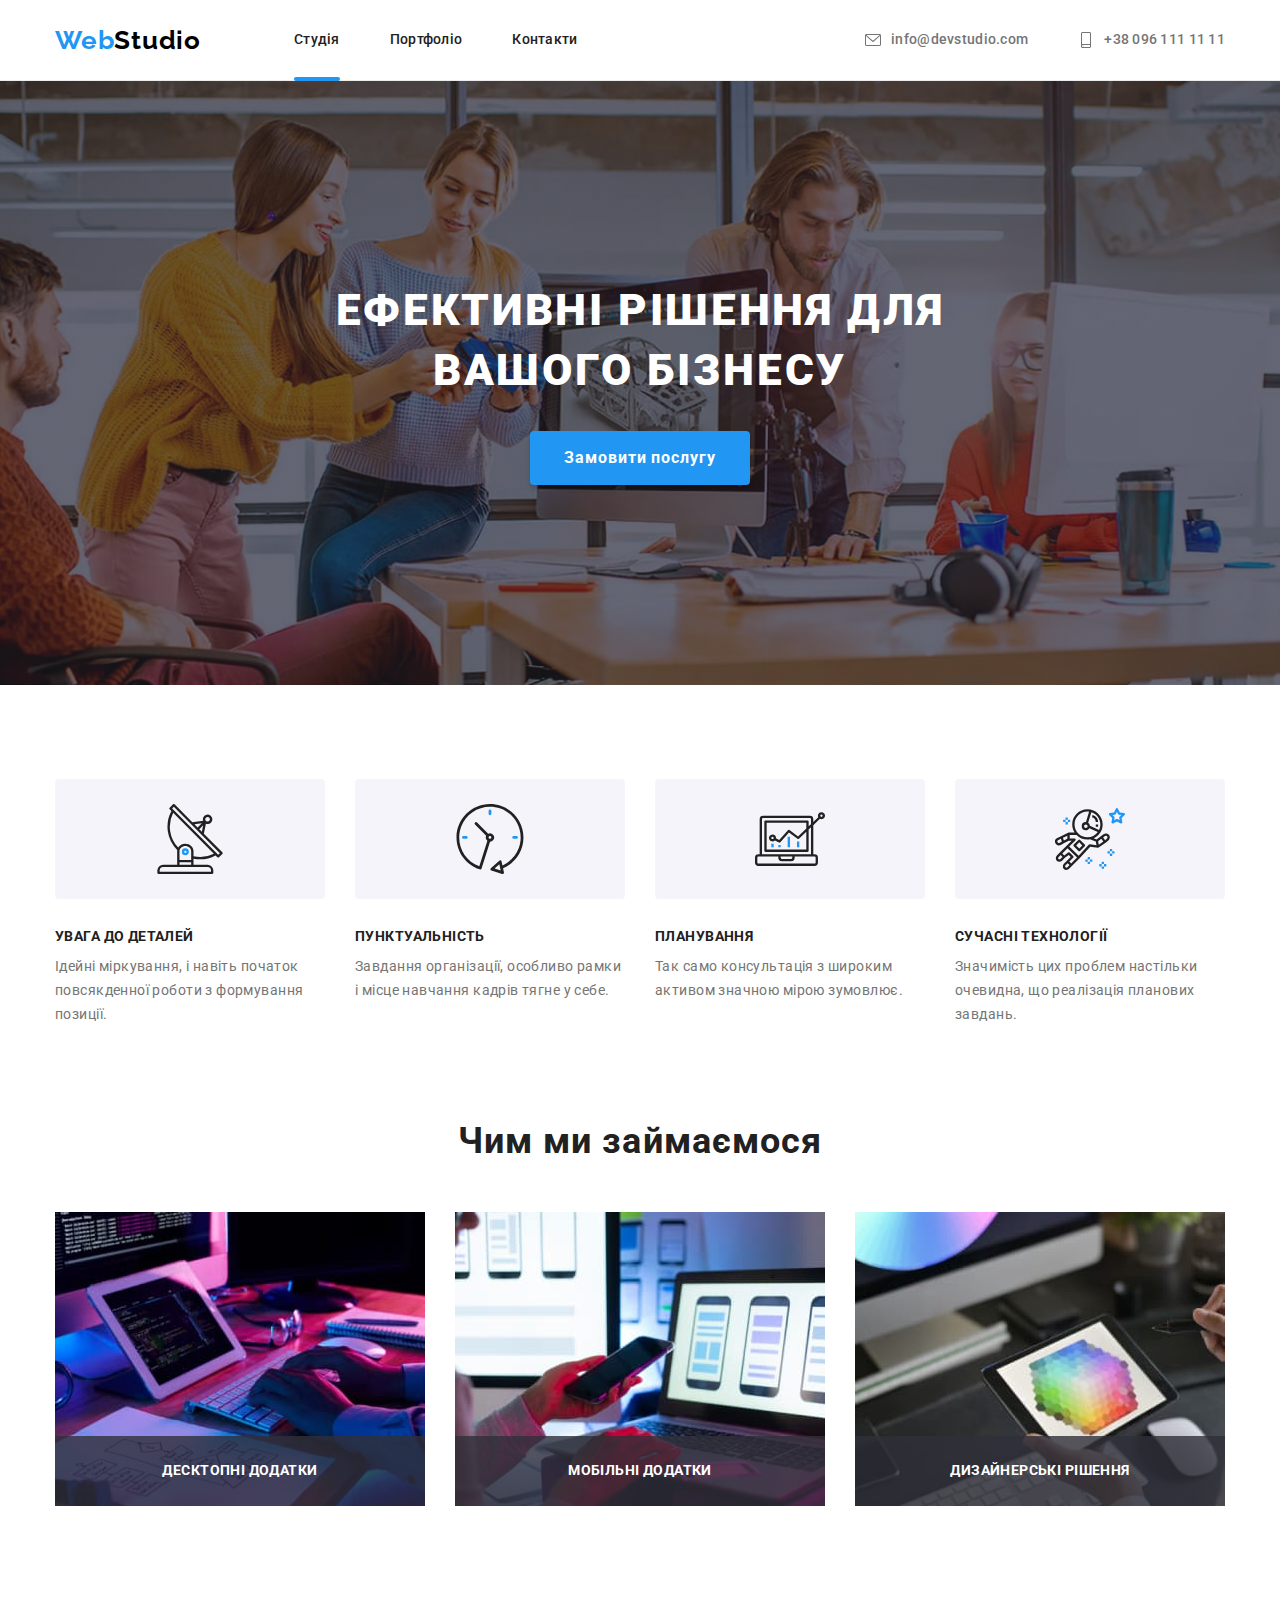
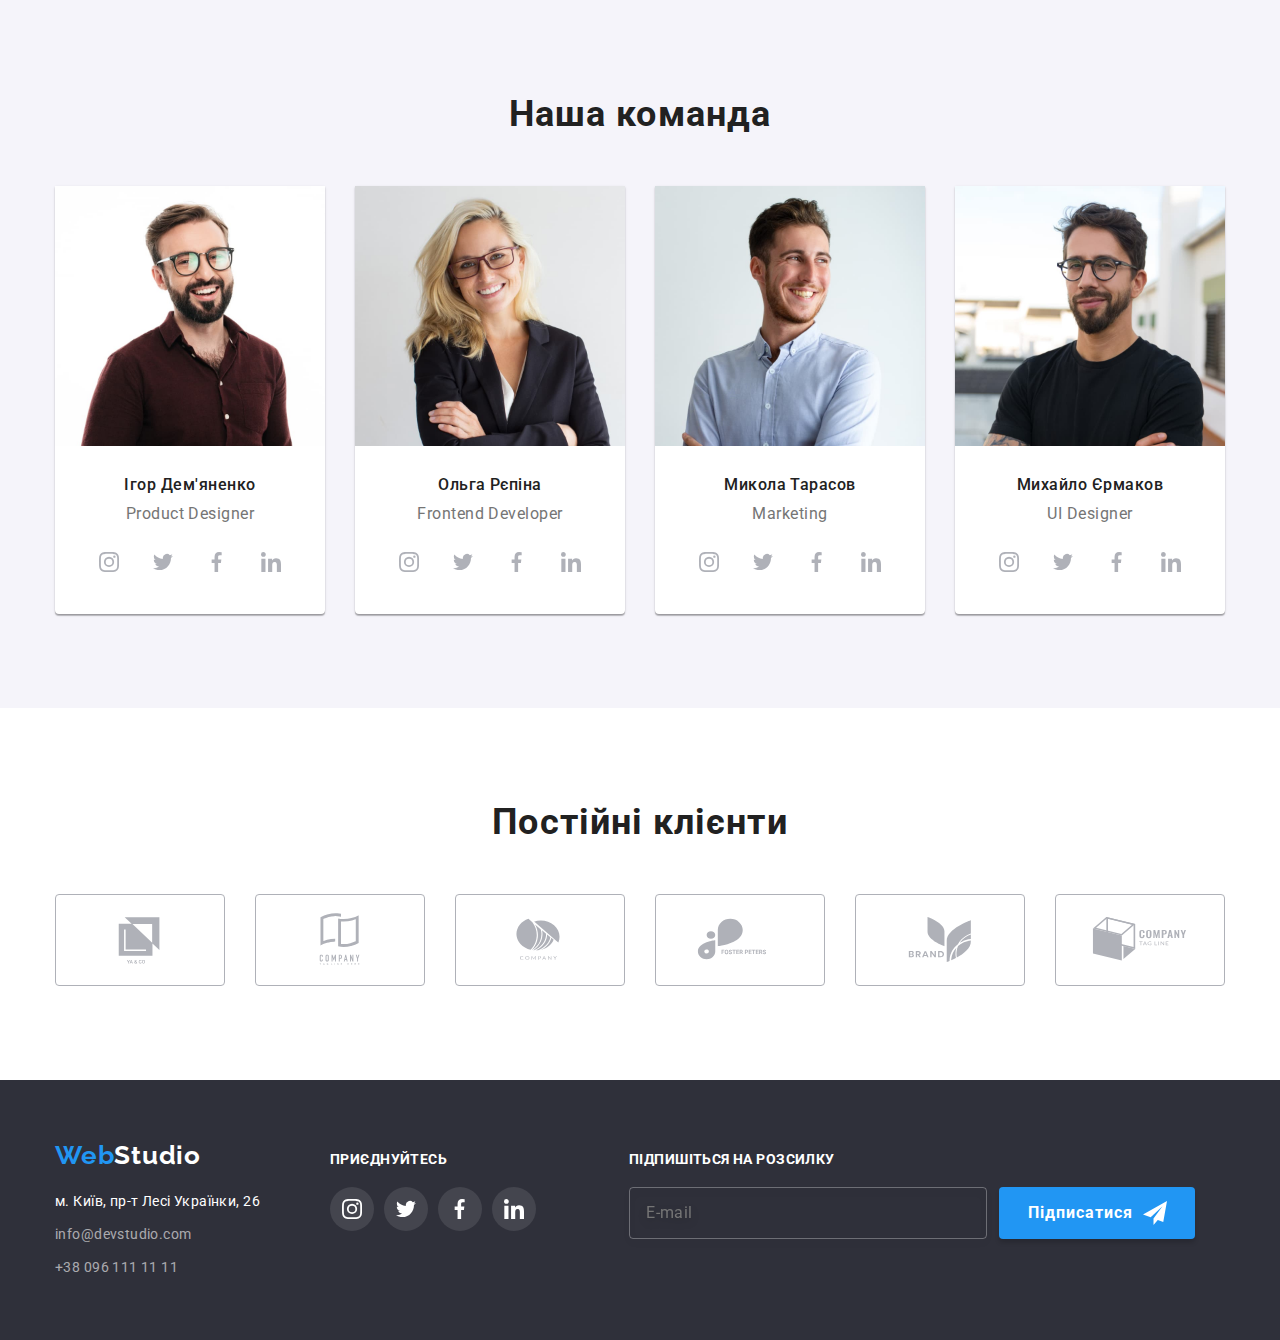
<file: index.html>
<!DOCTYPE html>
<html lang="uk">
  <head>
    <meta charset="UTF-8" />
    <meta http-equiv="X-UA-Compatible" content="IE=edge" />
    <meta name="viewport" content="width=device-width, initial-scale=1.0" />
    <title>WebStudio</title>
    <link rel="preconnect" href="https://fonts.googleapis.com" />
    <link rel="preconnect" href="https://fonts.gstatic.com" crossorigin />
    <link
      href="https://fonts.googleapis.com/css2?family=Raleway:wght@700&family=Roboto:wght@400;500;700;900&display=swap"
      rel="stylesheet"
    />
    <link rel="stylesheet" href="./css/modern-normalize.css" />
    <link rel="stylesheet" href="./css/main.min.css" />
  </head>
  <body>
    <!-- Header -->
    <header class="header">
      <div class="container header__container">
        <!-- Menu -->
        <a class="logo" href="./index.html"
          >Web<span class="logo__dark">Studio</span></a
        >
        <nav class="menu">
          <ul class="menu__list list">
            <li class="menu__item item">
              <a class="header__link current" href="./index.html">Студія</a>
            </li>
            <li class="menu__item">
              <a class="header__link" href="./portfolio.html">Портфоліо</a>
            </li>
            <li class="menu__item">
              <a class="header__link" href="">Контакти</a>
            </li>
          </ul>
        </nav>
        <!-- Contact -->
        <ul class="contact contact__list list">
          <li class="contact__item">
            <a class="contact__link" href="mailto:info@devstudio.com">
              <svg class="contact__icon-mail" width="16" height="12">
                <use href="./images/icons.svg#icon-mail"></use>
              </svg>
              info@devstudio.com</a
            >
          </li>
          <li class="contact__item">
            <a class="contact__link" href="tel:+380961111111">
              <svg class="contact__icon-phone" width="10" height="16">
                <use href="./images/icons.svg#icon-phone"></use>
              </svg>
              +38 096 111 11 11</a
            >
          </li>
        </ul>
      </div>
    </header>
    <main>
      <section class="hero section">
        <div class="container">
          <h1 class="hero__title">Ефективні рішення для вашого бізнесу</h1>
          <button class="hero__button" type="button" data-modal-open>
            Замовити послугу
          </button>
        </div>
      </section>

      <!-- Benefits -->
      <section class="benefits section">
        <div class="container">
          <h2 class="visually-hidden">Переваги</h2>
          <ul class="benefits__list list">
            <li class="benefits__item">
              <div class="benefits__thumb">
                <svg width="70" height="70">
                  <use href="./images/icons.svg#icon-satellite"></use>
                </svg>
              </div>
              <h3 class="benefits__title">увага до деталей</h3>
              <p class="benefits__text">
                Ідейні міркування, і навіть початок повсякденної роботи з
                формування позиції.
              </p>
            </li>
            <li class="benefits__item">
              <div class="benefits__thumb">
                <svg width="70" height="70">
                  <use href="./images/icons.svg#icon-clock"></use>
                </svg>
              </div>
              <h3 class="benefits__title">пунктуальність</h3>
              <p class="benefits__text">
                Завдання організації, особливо рамки і місце навчання кадрів
                тягне у себе.
              </p>
            </li>
            <li class="benefits__item">
              <div class="benefits__thumb">
                <svg width="70" height="70">
                  <use href="./images/icons.svg#icon-diagram"></use>
                </svg>
              </div>
              <h3 class="benefits__title">планування</h3>
              <p class="benefits__text">
                Так само консультація з широким активом значною мірою зумовлює.
              </p>
            </li>
            <li class="benefits__item">
              <div class="benefits__thumb">
                <svg width="70" height="70">
                  <use href="./images/icons.svg#icon-astronaut"></use>
                </svg>
              </div>
              <h3 class="benefits__title">сучасні технології</h3>
              <p class="benefits__text">
                Значимість цих проблем настільки очевидна, що реалізація
                планових завдань.
              </p>
            </li>
          </ul>
        </div>
      </section>

      <section class="work section">
        <div class="container">
          <h2 class="work__title">Чим ми займаємося</h2>
          <ul class="work__list list">
            <li>
              <div class="work__wrap">
                <img
                  src="./images/programming.jpg"
                  alt="програмування"
                  width="370"
                />
                <p class="work__name">Десктопні додатки</p>
              </div>
            </li>
            <li>
              <div class="work__wrap">
                <img
                  src="./images/application.jpg"
                  alt="аплікація"
                  width="370"
                />
                <p class="work__name">Мобільні додатки</p>
              </div>
            </li>
            <li>
              <div class="work__wrap">
                <img src="./images/photoshop.jpg" alt="фотошоп" width="370" />
                <p class="work__name">Дизайнерські рішення</p>
              </div>
            </li>
          </ul>
        </div>
      </section>

      <section class="teams section">
        <div class="container">
          <h2 class="team-title">Наша команда</h2>
          <ul class="team list">
            <li class="team-item">
              <img
                src="./images/product.jpg"
                alt="продакт-дизайнер"
                width="270"
              />
              <div class="team-skills">
                <h3 class="team-name">Ігор Дем'яненко</h3>
                <p class="team-text">Product Designer</p>
                <ul class="team-item-social list">
                  <li class="social-item">
                    <a
                      class="social-link"
                      href="#"
                      target="_blank"
                      rel="noopener noreferrer"
                    >
                      <svg class="team-soc-link" width="20" height="20">
                        <use href="./images/icons.svg#icon-instagram"></use>
                      </svg>
                    </a>
                  </li>
                  <li class="social-item">
                    <a
                      class="social-link"
                      href="#"
                      target="_blank"
                      rel="noopener noreferrer"
                    >
                      <svg class="team-soc-link" width="20" height="20">
                        <use href="./images/icons.svg#icon-twitter"></use>
                      </svg>
                    </a>
                  </li>
                  <li class="social-item">
                    <a
                      class="social-link"
                      href="#"
                      target="_blank"
                      rel="noopener noreferrer"
                    >
                      <svg class="team-soc-link" width="20" height="20">
                        <use href="./images/icons.svg#icon-facebook"></use>
                      </svg>
                    </a>
                  </li>
                  <li class="social-item">
                    <a
                      class="social-link"
                      href="#"
                      target="_blank"
                      rel="noopener noreferrer"
                    >
                      <svg class="team-soc-link" width="20" height="20">
                        <use href="./images/icons.svg#icon-linkedin"></use>
                      </svg>
                    </a>
                  </li>
                </ul>
              </div>
            </li>
            <li class="team-item">
              <img
                src="./images/frontend.jpg"
                alt="фронт-енд-розробник"
                width="270"
              />
              <div class="team-skills">
                <h3 class="team-name">Ольга Рєпіна</h3>
                <p class="team-text">Frontend Developer</p>
                <ul class="team-item-social list">
                  <li class="social-item">
                    <a
                      class="social-link"
                      href="#"
                      target="_blank"
                      rel="noopener noreferrer"
                    >
                      <svg class="team-soc-link" width="20" height="20">
                        <use href="./images/icons.svg#icon-instagram"></use>
                      </svg>
                    </a>
                  </li>
                  <li class="social-item">
                    <a
                      class="social-link"
                      href="#"
                      target="_blank"
                      rel="noopener noreferrer"
                    >
                      <svg class="team-soc-link" width="20" height="20">
                        <use href="./images/icons.svg#icon-twitter"></use>
                      </svg>
                    </a>
                  </li>
                  <li class="social-item">
                    <a
                      class="social-link"
                      href="#"
                      target="_blank"
                      rel="noopener noreferrer"
                    >
                      <svg class="team-soc-link" width="20" height="20">
                        <use href="./images/icons.svg#icon-facebook"></use>
                      </svg>
                    </a>
                  </li>
                  <li class="social-item">
                    <a
                      class="social-link"
                      href="#"
                      target="_blank"
                      rel="noopener noreferrer"
                    >
                      <svg class="team-soc-link" width="20" height="20">
                        <use href="./images/icons.svg#icon-linkedin"></use>
                      </svg>
                    </a>
                  </li>
                </ul>
              </div>
            </li>
            <li class="team-item">
              <img src="./images/marketing.jpg" alt="маркетолог" width="270" />
              <div class="team-skills">
                <h3 class="team-name">Микола Тарасов</h3>
                <p class="team-text">Marketing</p>
                <ul class="team-item-social list">
                  <li class="social-item">
                    <a
                      class="social-link"
                      href="#"
                      target="_blank"
                      rel="noopener noreferrer"
                    >
                      <svg class="team-soc-link" width="20" height="20">
                        <use href="./images/icons.svg#icon-instagram"></use>
                      </svg>
                    </a>
                  </li>
                  <li class="social-item">
                    <a
                      class="social-link"
                      href="#"
                      target="_blank"
                      rel="noopener noreferrer"
                    >
                      <svg class="team-soc-link" width="20" height="20">
                        <use href="./images/icons.svg#icon-twitter"></use>
                      </svg>
                    </a>
                  </li>
                  <li class="social-item">
                    <a
                      class="social-link"
                      href="#"
                      target="_blank"
                      rel="noopener noreferrer"
                    >
                      <svg class="team-soc-link" width="20" height="20">
                        <use href="./images/icons.svg#icon-facebook"></use>
                      </svg>
                    </a>
                  </li>
                  <li class="social-item">
                    <a
                      class="social-link"
                      href="#"
                      target="_blank"
                      rel="noopener noreferrer"
                    >
                      <svg class="team-soc-link" width="20" height="20">
                        <use href="./images/icons.svg#icon-linkedin"></use>
                      </svg>
                    </a>
                  </li>
                </ul>
              </div>
            </li>
            <li class="team-item">
              <img src="./images/uidesigner.jpg" alt="дизайнер" width="270" />
              <div class="team-skills">
                <h3 class="team-name">Михайло Єрмаков</h3>
                <p class="team-text">UI Designer</p>
                <ul class="team-item-social list">
                  <li class="social-item">
                    <a
                      class="social-link"
                      href="#"
                      target="_blank"
                      rel="noopener noreferrer"
                    >
                      <svg class="team-soc-link" width="20" height="20">
                        <use href="./images/icons.svg#icon-instagram"></use>
                      </svg>
                    </a>
                  </li>
                  <li class="social-item">
                    <a
                      class="social-link"
                      href="#"
                      target="_blank"
                      rel="noopener noreferrer"
                    >
                      <svg class="team-soc-link" width="20" height="20">
                        <use href="./images/icons.svg#icon-twitter"></use>
                      </svg>
                    </a>
                  </li>
                  <li class="social-item">
                    <a
                      class="social-link"
                      href="#"
                      target="_blank"
                      rel="noopener noreferrer"
                    >
                      <svg class="team-soc-link" width="20" height="20">
                        <use href="./images/icons.svg#icon-facebook"></use>
                      </svg>
                    </a>
                  </li>
                  <li class="social-item">
                    <a
                      class="social-link"
                      href="#"
                      target="_blank"
                      rel="noopener noreferrer"
                    >
                      <svg class="team-soc-link" width="20" height="20">
                        <use href="./images/icons.svg#icon-linkedin"></use>
                      </svg>
                    </a>
                  </li>
                </ul>
              </div>
            </li>
          </ul>
        </div>
      </section>
      <section>
        <div class="section">
          <div class="container">
            <h2 class="work__title">Постійні клієнти</h2>
            <ul class="clients-list list">
              <li class="clients-item">
                <a
                  href="#"
                  class="link"
                  target="_blank"
                  rel="noopener noreferrer"
                >
                  <svg class="clients-soc-link" width="106" height="60">
                    <use href="./images/icons.svg#icon-company-one"></use>
                  </svg>
                </a>
              </li>
              <li class="clients-item">
                <a
                  href="#"
                  class="link"
                  target="_blank"
                  rel="noopener noreferrer"
                >
                  <svg class="clients-soc-link" width="106" height="60">
                    <use href="./images/icons.svg#icon-company-two"></use>
                  </svg>
                </a>
              </li>
              <li class="clients-item">
                <a
                  href="#"
                  class="link"
                  target="_blank"
                  rel="noopener noreferrer"
                >
                  <svg class="clients-soc-link" width="106" height="60">
                    <use href="./images/icons.svg#icon-object"></use>
                  </svg>
                </a>
              </li>
              <li class="clients-item">
                <a
                  href="#"
                  class="link"
                  target="_blank"
                  rel="noopener noreferrer"
                >
                  <svg class="clients-soc-link" width="106" height="60">
                    <use href="./images/icons.svg#icon-company-three"></use>
                  </svg>
                </a>
              </li>
              <li class="clients-item">
                <a
                  href="#"
                  class="link"
                  target="_blank"
                  rel="noopener noreferrer"
                >
                  <svg class="clients-soc-link" width="106" height="60">
                    <use href="./images/icons.svg#icon-company-four"></use>
                  </svg>
                </a>
              </li>
              <li class="clients-item">
                <a
                  href="#"
                  class="link"
                  target="_blank"
                  rel="noopener noreferrer"
                >
                  <svg class="clients-soc-link" width="106" height="60">
                    <use href="./images/icons.svg#icon-company-five"></use>
                  </svg>
                </a>
              </li>
            </ul>
          </div>
        </div>
      </section>
    </main>

    <footer class="footer">
      <div class="container">
        <div class="footer-box">
          <div class="footer-right">
            <a class="logo logo-footer" href="./index.html"
              >Web<span class="logo__white">Studio</span></a
            >
            <address>
              <ul class="list">
                <li class="item">
                  <a
                    class="footer-map"
                    href="https://goo.gl/maps/oiPbDNAemeEEUcDG9"
                    target="_blank"
                    rel="noopener noreferrer"
                    >м. Київ, пр-т Лесі Українки, 26</a
                  >
                </li>
                <li class="item">
                  <a class="footer-contact" href="mailto:info@devstudio.com"
                    >info@devstudio.com</a
                  >
                </li>
                <li class="item">
                  <a class="footer-contact" href="tel:+380961111111"
                    >+38 096 111 11 11</a
                  >
                </li>
              </ul>
            </address>
          </div>
          <div class="footer-center">
            <p class="footer-center-title">Приєднуйтесь</p>
            <ul class="footer-item-social list">
              <li class="footer-social-item">
                <a
                  class="footer-social-link"
                  href="#"
                  target="_blank"
                  rel="noopener noreferrer"
                >
                  <svg class="footer-soc-link" width="20" height="20">
                    <use href="./images/icons.svg#icon-instagram"></use>
                  </svg>
                </a>
              </li>
              <li class="footer-social-item">
                <a
                  class="footer-social-link"
                  href="#"
                  target="_blank"
                  rel="noopener noreferrer"
                >
                  <svg class="footer-soc-link" width="20" height="20">
                    <use href="./images/icons.svg#icon-twitter"></use>
                  </svg>
                </a>
              </li>
              <li class="footer-social-item">
                <a
                  class="footer-social-link"
                  href="#"
                  target="_blank"
                  rel="noopener noreferrer"
                >
                  <svg class="footer-soc-link" width="20" height="20">
                    <use href="./images/icons.svg#icon-facebook"></use>
                  </svg>
                </a>
              </li>
              <li class="footer-social-item">
                <a
                  class="footer-social-link"
                  href="#"
                  target="_blank"
                  rel="noopener noreferrer"
                >
                  <svg class="footer-soc-link" width="20" height="20">
                    <use href="./images/icons.svg#icon-linkedin"></use>
                  </svg>
                </a>
              </li>
            </ul>
          </div>

          <div class="footer-left">
            <p class="footer-form-text">Підпишіться на розсилку</p>
            <form class="footer-form">
              <div class="footer-form-inner">
                <label class="footer-email"
                  ><input
                    type="email"
                    name="email"
                    placeholder="E-mail"
                    required
                /></label>
                <button class="btn footer-btn" type="submit">
                  Підписатися
                  <svg class="icon-follow" width="24" height="24">
                    <use href="./images/icons.svg#icon-send"></use>
                  </svg>
                </button>
              </div>
            </form>
          </div>
        </div>
      </div>
    </footer>

    <div class="backdrop is-hidden" data-modal>
      <div class="modal">
        <p class="modal-title">Залиште свої дані, ми вам передзвонимо</p>
        <form class="modal-form">
          <label class="form-field"
            >Ім'я
            <input type="text" name="name" placeholder=" " required />
            <svg class="icon-form" width="18" height="18">
              <use href="./images/icons.svg#icon-man-form"></use>
            </svg>
          </label>
          <label class="form-field"
            >Телефон
            <input type="tel" name="tel" id="tel" placeholder=" " required />
            <svg class="icon-form" width="18" height="18">
              <use href="./images/icons.svg#icon-phone-form"></use>
            </svg>
          </label>
          <label class="form-field">
            Пошта
            <input
              type="email"
              name="email"
              id="email"
              placeholder=" "
              required
            />
            <svg class="icon-form" width="18" height="18">
              <use href="./images/icons.svg#icon-email-form"></use>
            </svg>
          </label>
          <label class="form-field textarea"
            >Коментар<textarea
              name="comment"
              rows="10"
              placeholder="Введіть текст"
            ></textarea>
          </label>
          <label class="terms">
            <input
              class="visually-hidden modal-checkbox"
              type="checkbox"
              name="checkbox"
            />
            <span class="checkbox-icon"></span>

            Погоджуюся з розсилкою та приймаю&nbsp;<a
              class="terms-link"
              href="#"
              >Умови договору</a
            >
          </label>
          <button class="btn modal-btn" type="submit">Відправити</button>
        </form>

        <button type="button" class="close" data-modal-close>
          <svg width="11" height="11">
            <use href="./images/icons.svg#icon-close"></use>
          </svg>
        </button>
      </div>
    </div>
    <script src="./js/modal.js"></script>
  </body>
</html>
</file>
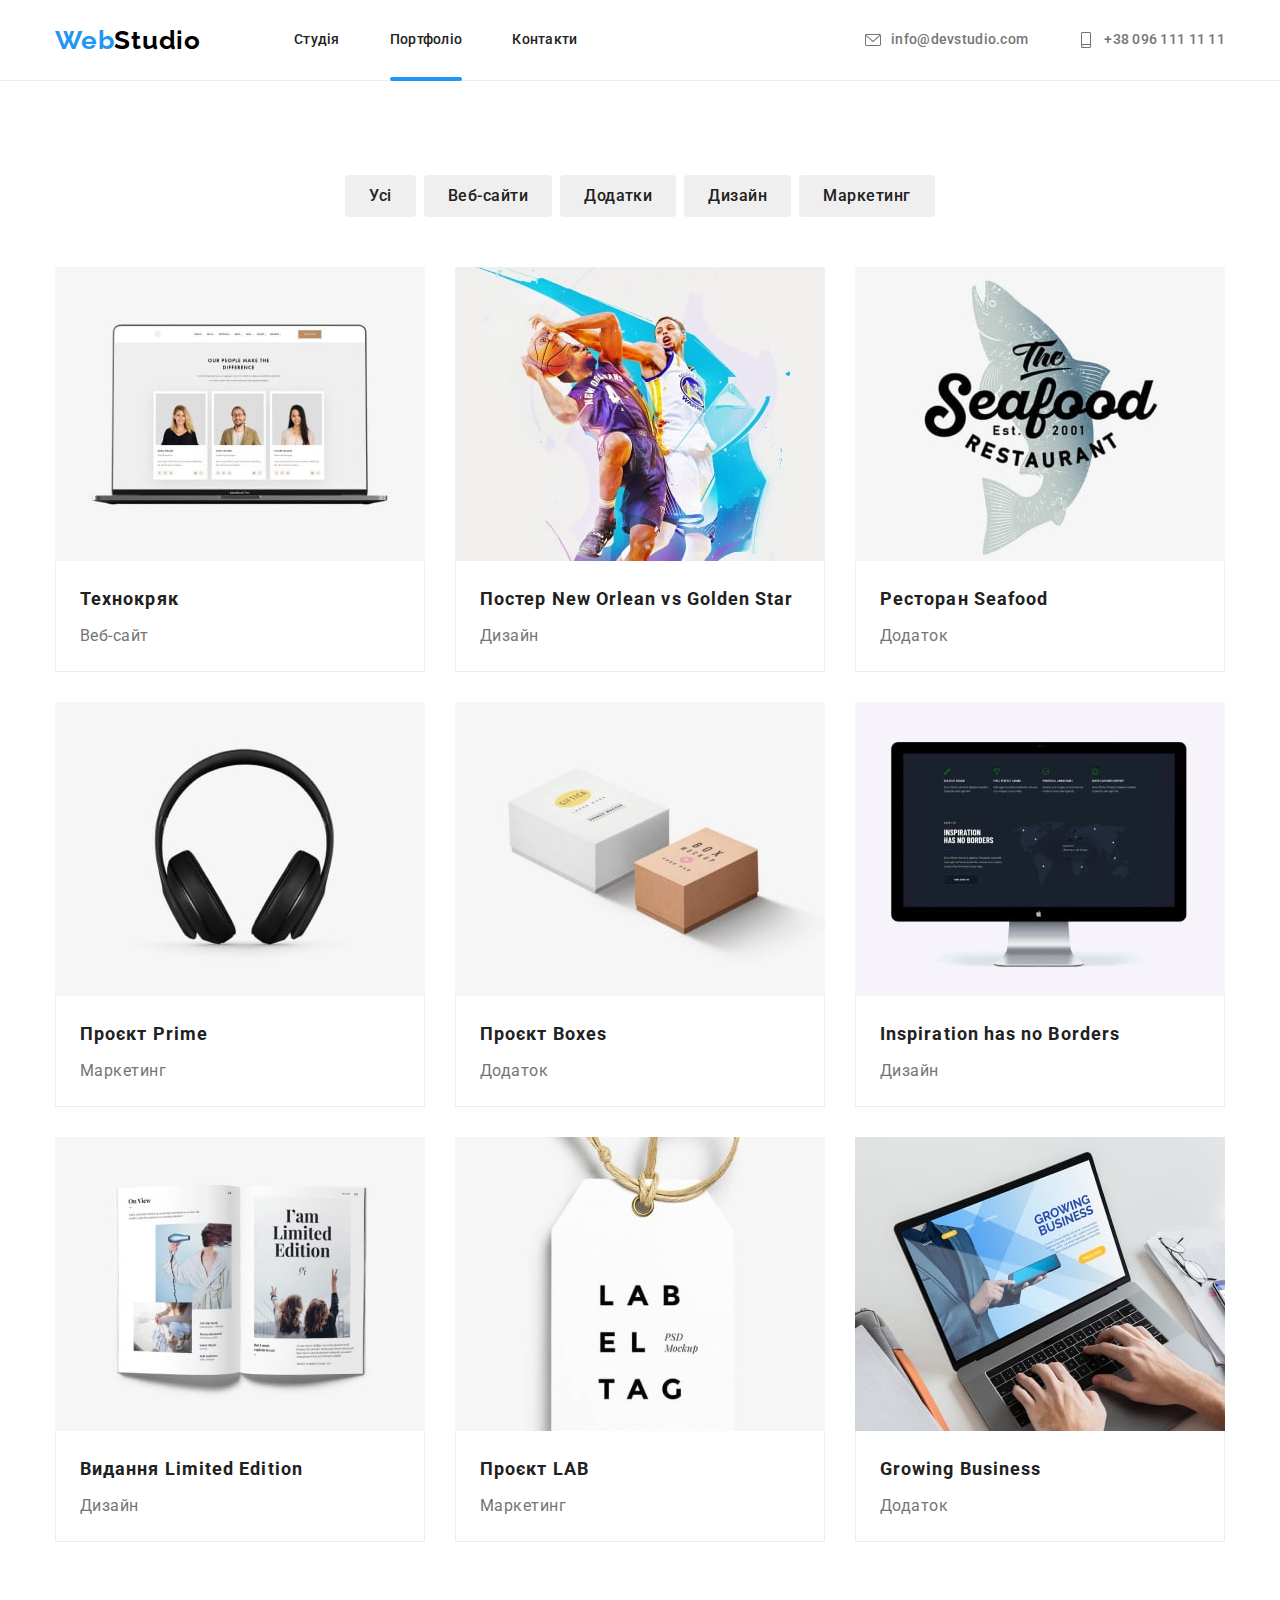
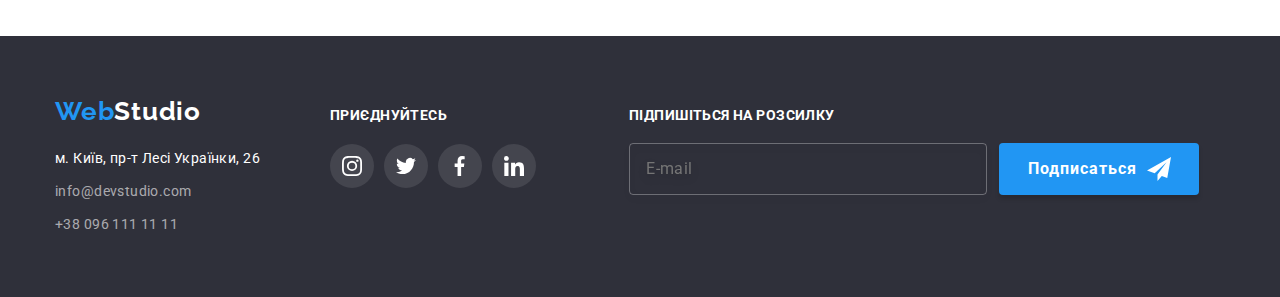
<file: portfolio.html>
<!DOCTYPE html>
<html lang="uk">
  <head>
    <meta charset="UTF-8" />
    <meta http-equiv="X-UA-Compatible" content="IE=edge" />
    <meta name="viewport" content="width=device-width, initial-scale=1.0" />
    <title>WebStudio</title>
    <link rel="preconnect" href="https://fonts.googleapis.com" />
    <link rel="preconnect" href="https://fonts.gstatic.com" crossorigin />
    <link
      href="https://fonts.googleapis.com/css2?family=Raleway:wght@700&family=Roboto:wght@400;500;700;900&display=swap"
      rel="stylesheet"
    />
    <link rel="stylesheet" href="./css/modern-normalize.css" />
    <link rel="stylesheet" href="./css/main.min.css" />
  </head>
  <body>
    <!-- Header -->
    <header class="header">
      <div class="container header__container">
        <!-- Menu -->
        <a class="logo" href="./index.html"
          >Web<span class="logo__dark">Studio</span></a
        >
        <nav class="menu">
          <ul class="menu__list list">
            <li class="menu__item item">
              <a class="header__link" href="./index.html">Студія</a>
            </li>
            <li class="menu__item">
              <a class="header__link current" href="./portfolio.html"
                >Портфоліо</a
              >
            </li>
            <li class="menu__item">
              <a class="header__link" href="">Контакти</a>
            </li>
          </ul>
        </nav>
        <!-- Contact -->
        <ul class="contact contact__list list">
          <li class="contact__item">
            <a class="contact__link" href="mailto:info@devstudio.com">
              <svg class="contact__icon-mail" width="16" height="12">
                <use href="./images/icons.svg#icon-mail"></use>
              </svg>
              info@devstudio.com</a
            >
          </li>
          <li class="contact__item">
            <a class="contact__link" href="tel:+380961111111">
              <svg class="contact__icon-phone" width="10" height="16">
                <use href="./images/icons.svg#icon-phone"></use>
              </svg>
              +38 096 111 11 11</a
            >
          </li>
        </ul>
      </div>
    </header>
    <main>
      <section class="section">
        <h1 class="visually-hidden">Портфоліо</h1>
        <div class="container">
          <ul class="filter list">
            <li class="filter-item">
              <button class="portfolio-btn" type="button">Усі</button>
            </li>
            <li class="filter-item">
              <button class="portfolio-btn" type="button">Веб-сайти</button>
            </li>
            <li class="filter-item">
              <button class="portfolio-btn" type="button">Додатки</button>
            </li>
            <li class="filter-item">
              <button class="portfolio-btn" type="button">Дизайн</button>
            </li>
            <li class="filter-item">
              <button class="portfolio-btn" type="button">Маркетинг</button>
            </li>
          </ul>
          <ul class="list portfolio-list">
            <li class="portfolio-item">
              <a class="list portfolio-content" href="#">
                <div class="portfolio-wrap">
                  <img
                    src="./images/website-techno.jpg"
                    alt="сайт технокряк"
                    width="370"
                  />
                  <p class="portfolio-top-text">
                    Ресурс пропонує комплексні пропозиції з різним рівнем
                    функціоналу та сервісів. Все це дозволить відвідувачу
                    отримати вичерпні відомості про компанію чи приватну особу.
                  </p>
                </div>

                <div class="text-list">
                  <h2 class="portfolio-title">Технокряк</h2>
                  <p class="portfolio-text">Веб-сайт</p>
                </div>
              </a>
            </li>
            <li class="portfolio-item">
              <a class="list portfolio-content" href="#">
                <div class="portfolio-wrap">
                  <img
                    src="./images/poster-new-orlean.jpg"
                    alt="постер новий орлеан"
                    width="370"
                  />
                  <p class="portfolio-top-text">
                    Ресурс пропонує комплексні пропозиції з різним рівнем
                    функціоналу та сервісів. Все це дозволить відвідувачу
                    отримати вичерпні відомості про компанію чи приватну особу.
                  </p>
                </div>
                <div class="text-list">
                  <h2 class="portfolio-title">
                    Постер New Orlean vs Golden Star
                  </h2>
                  <p class="portfolio-text">Дизайн</p>
                </div>
              </a>
            </li>
            <li class="portfolio-item">
              <a class="list portfolio-content" href="#">
                <div class="portfolio-wrap">
                  <img
                    src="./images/restoran-seasfood.jpg"
                    alt="ресторан морської їжі"
                    width="370"
                  />
                  <p class="portfolio-top-text">
                    Ресурс пропонує комплексні пропозиції з різним рівнем
                    функціоналу та сервісів. Все це дозволить відвідувачу
                    отримати вичерпні відомості про компанію чи приватну особу.
                  </p>
                </div>
                <div class="text-list">
                  <h2 class="portfolio-title">Ресторан Seafood</h2>
                  <p class="portfolio-text">Додаток</p>
                </div>
              </a>
            </li>
            <li class="portfolio-item">
              <a class="list portfolio-content" href="#">
                <div class="portfolio-wrap">
                  <img
                    src="./images/project-prime.jpg"
                    alt="проект прайм"
                    width="370"
                  />
                  <p class="portfolio-top-text">
                    Ресурс пропонує комплексні пропозиції з різним рівнем
                    функціоналу та сервісів. Все це дозволить відвідувачу
                    отримати вичерпні відомості про компанію чи приватну особу.
                  </p>
                </div>
                <div class="text-list">
                  <h2 class="portfolio-title">Проєкт Prime</h2>
                  <p class="portfolio-text">Маркетинг</p>
                </div>
              </a>
            </li>
            <li class="portfolio-item">
              <a class="list portfolio-content" href="#">
                <div class="portfolio-wrap">
                  <img
                    src="./images/project-boxes.jpg"
                    alt="проект коробок"
                    width="370"
                  />
                  <p class="portfolio-top-text">
                    Ресурс пропонує комплексні пропозиції з різним рівнем
                    функціоналу та сервісів. Все це дозволить відвідувачу
                    отримати вичерпні відомості про компанію чи приватну особу.
                  </p>
                </div>
                <div class="text-list">
                  <h2 class="portfolio-title">Проєкт Boxes</h2>
                  <p class="portfolio-text">Додаток</p>
                </div>
              </a>
            </li>
            <li class="portfolio-item">
              <a class="list portfolio-content" href="#">
                <div class="portfolio-wrap">
                  <img
                    src="./images/website-inspiration.jpg"
                    alt="сайт натхнення"
                    width="370"
                  />
                  <p class="portfolio-top-text">
                    Ресурс пропонує комплексні пропозиції з різним рівнем
                    функціоналу та сервісів. Все це дозволить відвідувачу
                    отримати вичерпні відомості про компанію чи приватну особу.
                  </p>
                </div>
                <div class="text-list">
                  <h2 class="portfolio-title">Inspiration has no Borders</h2>
                  <p class="portfolio-text">Дизайн</p>
                </div>
              </a>
            </li>
            <li class="portfolio-item">
              <a class="list portfolio-content" href="#">
                <div class="portfolio-wrap">
                  <img
                    src="./images/magazine-limited.jpg"
                    alt="Видання Limited"
                    width="370"
                  />
                  <p class="portfolio-top-text">
                    Ресурс пропонує комплексні пропозиції з різним рівнем
                    функціоналу та сервісів. Все це дозволить відвідувачу
                    отримати вичерпні відомості про компанію чи приватну особу.
                  </p>
                </div>
                <div class="text-list">
                  <h2 class="portfolio-title">Видання Limited Edition</h2>
                  <p class="portfolio-text">Дизайн</p>
                </div>
              </a>
            </li>
            <li class="portfolio-item">
              <a class="list portfolio-content" href="#">
                <div class="portfolio-wrap">
                  <img
                    src="./images/project-lab.jpg"
                    alt="проект лаб"
                    width="370"
                  />
                  <p class="portfolio-top-text">
                    Ресурс пропонує комплексні пропозиції з різним рівнем
                    функціоналу та сервісів. Все це дозволить відвідувачу
                    отримати вичерпні відомості про компанію чи приватну особу.
                  </p>
                </div>
                <div class="text-list">
                  <h2 class="portfolio-title">Проєкт LAB</h2>
                  <p class="portfolio-text">Маркетинг</p>
                </div>
              </a>
            </li>
            <li class="portfolio-item">
              <a class="list portfolio-content" href="#">
                <div class="portfolio-wrap">
                  <img
                    src="./images/website-growing.jpg"
                    alt="сайт зростання"
                    width="370"
                  />
                  <p class="portfolio-top-text">
                    Ресурс пропонує комплексні пропозиції з різним рівнем
                    функціоналу та сервісів. Все це дозволить відвідувачу
                    отримати вичерпні відомості про компанію чи приватну особу.
                  </p>
                </div>
                <div class="text-list">
                  <h2 class="portfolio-title">Growing Business</h2>
                  <p class="portfolio-text">Додаток</p>
                </div>
              </a>
            </li>
          </ul>
        </div>
      </section>
    </main>
    <footer class="footer">
      <div class="container">
        <div class="footer-box">
          <div class="footer-right">
            <a class="logo logo-footer" href="./index.html"
              >Web<span class="logo__white">Studio</span></a
            >
            <address>
              <ul class="list">
                <li class="item">
                  <a
                    class="footer-map"
                    href="https://goo.gl/maps/oiPbDNAemeEEUcDG9"
                    target="_blank"
                    rel="noopener noreferrer"
                    >м. Київ, пр-т Лесі Українки, 26</a
                  >
                </li>
                <li class="item">
                  <a class="footer-contact" href="mailto:info@devstudio.com"
                    >info@devstudio.com</a
                  >
                </li>
                <li class="item">
                  <a class="footer-contact" href="tel:+380961111111"
                    >+38 096 111 11 11</a
                  >
                </li>
              </ul>
            </address>
          </div>
          <div class="footer-center">
            <p class="footer-center-title">Приєднуйтесь</p>
            <ul class="footer-item-social list">
              <li class="footer-social-item">
                <a
                  class="footer-social-link"
                  href="#"
                  target="_blank"
                  rel="noopener noreferrer"
                >
                  <svg class="footer-soc-link" width="20" height="20">
                    <use href="./images/icons.svg#icon-instagram"></use>
                  </svg>
                </a>
              </li>
              <li class="footer-social-item">
                <a
                  class="footer-social-link"
                  href="#"
                  target="_blank"
                  rel="noopener noreferrer"
                >
                  <svg class="footer-soc-link" width="20" height="20">
                    <use href="./images/icons.svg#icon-twitter"></use>
                  </svg>
                </a>
              </li>
              <li class="footer-social-item">
                <a
                  class="footer-social-link"
                  href="#"
                  target="_blank"
                  rel="noopener noreferrer"
                >
                  <svg class="footer-soc-link" width="20" height="20">
                    <use href="./images/icons.svg#icon-facebook"></use>
                  </svg>
                </a>
              </li>
              <li class="footer-social-item">
                <a
                  class="footer-social-link"
                  href="#"
                  target="_blank"
                  rel="noopener noreferrer"
                >
                  <svg class="footer-soc-link" width="20" height="20">
                    <use href="./images/icons.svg#icon-linkedin"></use>
                  </svg>
                </a>
              </li>
            </ul>
          </div>

          <div class="footer-left">
            <p class="footer-form-text">Підпишіться на розсилку</p>
            <form class="footer-form">
              <div class="footer-form-inner">
                <label class="footer-email"
                  ><input
                    type="email"
                    name="email"
                    placeholder="E-mail"
                    required
                /></label>
                <button class="btn footer-btn" type="submit">
                  Подписаться
                  <svg class="icon-follow" width="24" height="24">
                    <use href="./images/icons.svg#icon-send"></use>
                  </svg>
                </button>
              </div>
            </form>
          </div>
        </div>
      </div>
    </footer>
  </body>
</html>
</file>
<file: css/main.min.css>
body{background-color:var(--color-white);color:var(--main-color);font-family:"Roboto",sans-serif}p,ul,h1,h2,h3,h4,h5,h6{margin:0}img{display:block;max-width:100%}.section{padding-top:94px;padding-bottom:94px}.container{width:1200px;padding-left:15px;padding-right:15px;margin-left:auto;margin-right:auto}:root{--main-color: #212121;--color-blue: #2196f3;--color-grey: #757575;--color-white: #ffffff;--color-black: #000000;--background-grey: #2f303a;--btn-shadow: rgba(0, 0, 0, 0.15);--btn-shadow-f: rgba(0, 0, 0, 0.15);--btn-hover: #188ce8;--color-footer: rgba(255, 255, 255, 0.6);--color-button: #f5f4fa;--color-footers: #2f303a;--color-team-rgb: rgba(0, 0, 0, 0.12);--color-team-rgba: rgba(0, 0, 0, 0.14);--color-teams-rgb: rgba(0, 0, 0, 0.2);--color-btn-primary: rgba(0, 0, 0, 0.1);--color-btns-primary: rgba(0, 0, 0, 0.08);--card-set-gap: 30px;--social-link-hover: #2196f3;--team-soc-link: #afb1b8;--social-hover: #2196f3;--hero-bg: #c4c4c4;--time-function: 250ms;--cubic: cubic-bezier(0.4, 0, 0.2, 1)}.visually-hidden{position:absolute;white-space:nowrap;width:1px;height:1px;overflow:hidden;border:0;padding:0;clip:rect(0 0 0 0);-webkit-clip-path:inset(50%);clip-path:inset(50%);margin:-1px}.list{text-decoration:none;list-style:none;margin:0;padding:0}.logo{font-family:"Raleway",sans-serif;font-style:normal;font-weight:700;font-size:26px;line-height:1.19;letter-spacing:.03em;color:var(--color-blue);text-decoration:none}.logo__dark{color:var(--color-black)}.logo__white{color:var(--color-white)}.current{position:relative}.current::after{content:"";display:block;position:absolute;left:0;bottom:-1px;width:100%;height:4px;border-radius:2px;background-color:var(--color-blue)}.current:visited{color:var(--color-blue)}.btn{padding:10px 32px;font-family:inherit;font-weight:700;font-size:16px;line-height:1.87;letter-spacing:.06em;border:rgba(0,0,0,0);color:var(--color-white);background-color:var(--color-blue);box-shadow:0px 4px 4px rgba(0,0,0,.15);border-radius:4px;cursor:pointer;transition-property:background-color;transition-duration:var(--time-function);transition-timing-function:var(--cubic)}.header{border-bottom:1px solid #ececec}.header__container{display:flex;align-items:center}.header__link{display:block;padding-top:32px;padding-bottom:32px;font-weight:500;font-size:14px;line-height:1.14;letter-spacing:.02em;text-decoration:none;color:var(--main-color);transition-property:color;transition-duration:var(--time-function);transition-timing-function:var(--cubic)}.header__link:hover,.header__link:focus,.header__link:active{color:var(--color-blue)}.menu{margin-left:93px}.menu__list{display:flex}.menu__item{margin-right:50px}.menu__item:last-child{margin-right:0}.contact{display:flex}.contact__list{margin-left:auto}.contact__item{margin-right:50px}.contact__item:last-child{margin-right:0}.contact__link{display:flex;align-items:center;padding-top:32px;padding-bottom:32px;font-weight:500;font-size:14px;line-height:1.14;letter-spacing:.02em;text-decoration:none;color:var(--color-grey);transition-property:color;transition-duration:var(--time-function);transition-timing-function:var(--cubic)}.contact__link:hover,.contact__link:focus{color:var(--color-blue)}.contact__icon-mail{margin-right:10px;height:16px;width:16px;fill:currentColor}.contact__icon-phone{margin-right:10px;height:16px;width:16px;fill:currentColor}.hero{background-color:var(--hero-bg);background-image:linear-gradient(rgba(47, 48, 58, 0.4), rgba(47, 48, 58, 0.4)),url(../images/hero.jpg);background-repeat:no-repeat;background-size:cover;background-position:center;max-width:1600px;margin-left:auto;margin-right:auto;text-align:center;padding-top:200px;padding-bottom:200px}.hero__title{font-style:normal;font-weight:900;font-size:44px;line-height:1.36;text-align:center;letter-spacing:.06em;text-transform:uppercase;color:var(--color-white);max-width:700px;margin:0 auto;margin-bottom:var(--card-set-gap)}.hero__button{font-family:inherit;background:var(--color-blue);box-shadow:0px 4px 4px var(--btn-shadow);border-radius:4px;font-weight:700;font-size:16px;line-height:1.88;text-align:center;letter-spacing:.06em;color:var(--color-white);cursor:pointer;border-color:rgba(0,0,0,0);padding:10px 32px;margin:0 auto;transition-property:background-color;transition-duration:var(--time-function);transition-timing-function:var(--cubic)}.hero__button:active,.hero__button:hover,.hero__button:focus{background-color:var(--btn-hover);box-shadow:0px 4px 4px var(--btn-shadow-f);border-radius:4px}.benefits__list{display:flex;gap:30px}.benefits__item{max-width:270px}.benefits__thumb{display:flex;height:120px;background:var(--color-button);border-radius:4px;margin-bottom:30px;justify-content:center;align-items:center}.benefits__title{margin-bottom:10px;font-weight:700;font-size:14px;line-height:1.14;letter-spacing:.03em;text-transform:uppercase;color:var(--main-color)}.benefits__text{font-weight:400;font-size:14px;line-height:1.71;letter-spacing:.03em;color:var(--color-grey)}.work{padding-top:0}.work__title{font-weight:700;font-size:36px;line-height:1.16;text-align:center;letter-spacing:.03em;color:var(--main-color);margin-bottom:50px}.work__list{display:flex;gap:var(--card-set-gap)}.work__name{position:absolute;width:100%;bottom:0;left:0;background-color:rgba(47,48,58,.8);font-family:"Roboto";font-style:normal;font-weight:700;font-size:14px;line-height:1.14;text-align:center;letter-spacing:.03em;text-transform:uppercase;padding:27px 10px;color:var(--color-white)}.work__wrap{position:relative}.teams{background-color:var(--color-button)}.team{display:flex}.team-title{margin-bottom:50px;font-weight:700;font-size:36px;line-height:1.16;text-align:center;letter-spacing:.03em;color:var(--main-color)}.team-item{list-style:none;width:calc((100% - 90px)/4);background-color:var(--color-white);box-shadow:0px 1px 3px var(--color-team-rgb),0px 1px 1px var(--color-team-rgba),0px 2px 1px var(--color-teams-rgb);border-radius:0px 0px 4px 4px}.team-item:not(:last-child){margin-right:var(--card-set-gap)}.team-skills{padding:var(--card-set-gap) 10px}.team-name{margin-bottom:10px;font-weight:500;font-size:16px;line-height:1.18;text-align:center;letter-spacing:.03em;color:var(--main-color)}.team-text{font-size:16px;line-height:1.18;text-align:center;letter-spacing:.03em;color:var(--color-grey);margin-bottom:16px}.team-item-social{display:flex;justify-content:center}.social-item:not(:first-child){margin-left:10px}.social-link{width:44px;height:44px;background-color:var(--color-white);color:var(--team-soc-link);border-radius:50%;display:flex;align-items:center;justify-content:center;transition-property:color,background-color;transition-duration:var(--time-function);transition-timing-function:var(--cubic)}.social-link:hover,.social-link:focus{background-color:var(--social-link-hover);color:var(--color-white)}.team-soc-link{fill:currentColor}.clients-list{display:flex;gap:30px}.clients-item .link{height:92px;border:1px solid var(--team-soc-link);border-radius:4px;display:flex;align-items:center;justify-content:center;width:170px;fill:var(--team-soc-link);transition-property:fill,background-color,border;transition-duration:var(--time-function);transition-timing-function:var(--cubic)}.clients-item .link:hover,.clients-item .link:focus{border:1px solid var(--color-blue);fill:var(--color-blue)}.footer{background-color:var(--color-footers);padding-top:60px;padding-bottom:60px}.footer-box{display:flex;align-items:baseline}.logo-footer{display:block;margin-bottom:20px}.footer .item{margin-bottom:9px}.footer .item:last-child{margin-bottom:0}.footer-map{font-size:14px;font-style:normal;line-height:1.71;letter-spacing:.03em;color:var(--color-white);text-decoration:none}.footer-contact{font-size:14px;font-style:normal;line-height:1.71;letter-spacing:.03em;color:var(--color-footer);text-decoration:none;transition-property:color;transition-duration:var(--time-function);transition-timing-function:var(--cubic)}.footer-contact:hover,.footer-contact:focus{color:var(--color-blue)}.footer-center{margin-left:70px;display:block}.footer-center-title{margin-bottom:20px;font-weight:700;font-size:14px;line-height:1.14;letter-spacing:.03em;text-transform:uppercase;color:var(--color-white)}.footer-item-social{display:flex;justify-content:center;gap:10px}.footer-social-item{display:flex}.footer-social-link{width:44px;height:44px;background-color:rgba(255,255,255,.1);border-radius:50%;display:flex;align-items:center;justify-content:center;transition-property:background-color;transition-duration:var(--time-function);transition-timing-function:var(--cubic)}.footer-social-link:hover,.footer-social-link:focus{background-color:var(--social-link-hover)}.footer-soc-link{fill:var(--color-white)}.button{color:var(--main-color);background-color:var(--color-button)}.button-primary{color:var(--color-white);background-color:var(--color-blue);box-shadow:0px 3px 1px var(--color-btn-primary),0px 1px 2px var(--color-btns-primary),0px 2px 2px var(--color-team-rgb)}.footer-left{margin-left:93px}.footer-form-text{margin-top:0;margin-bottom:20px;font-weight:700;font-size:14px;line-height:1.1428571429;letter-spacing:.03em;text-transform:uppercase;color:var(--color-white)}.footer-form-inner{display:flex}.footer-email{margin-right:12px}.footer-form-inner input{padding-left:16px;padding-top:15px;padding-bottom:15px;width:358px;font-size:16px;line-height:1.25;letter-spacing:.03em;color:var(--color-white);background-color:rgba(0,0,0,0);border:1px solid rgba(255,255,255,.3);filter:drop-shadow(0px 4px 4px rgba(0, 0, 0, 0.15));border-radius:4px}.footer-btn{padding:10px 28px 10px 29px;display:flex;justify-content:center;align-items:center}.footer-btn:hover,.footer-btn:focus{background-color:var(--btn-hover)}.icon-follow{margin-left:10px;fill:currentColor}.filter{display:flex;justify-content:center;margin-right:auto;margin-left:auto;margin-bottom:50px}.filter-item{margin-right:8px}.filter-item:last-child{margin-right:0}.portfolio-btn{font-family:inherit;font-weight:500;font-size:16px;line-height:1.62;text-align:center;letter-spacing:.03em;color:var(--main-color);padding:6px 22px;border-radius:4px;cursor:pointer;border-color:rgba(0,0,0,0);transition-property:background-color,color,box-shadow;transition-duration:var(--time-function);transition-timing-function:var(--cubic)}.portfolio-btn:active,.portfolio-btn:hover,.portfolio-btn:focus{color:var(--color-white);background:var(--color-blue);box-shadow:0px 3px 1px rgba(0,0,0,.1),0px 1px 2px rgba(0,0,0,.08),0px 2px 2px rgba(0,0,0,.12);border-radius:4px;border-color:rgba(0,0,0,0)}.portfolio-title{font-weight:700;font-size:18px;line-height:2;letter-spacing:.06em;color:var(--main-color);margin-bottom:4px}.portfolio-list{display:flex;flex-wrap:wrap;align-content:center;margin-left:-30px;margin-top:-30px}.portfolio-item{flex-basis:calc(33.3333333333% - 30px);margin-left:var(--card-set-gap);margin-top:var(--card-set-gap)}.portfolio-item:hover .portfolio-top-text{transform:translateY(0)}.portfolio-item:nth-last-child(-n+3){margin-right:0;margin-bottom:0}.portfolio-text{font-size:16px;line-height:1.88;letter-spacing:.03em;color:var(--color-grey)}.portfolio-content{display:block;transition-property:box-shadow;transition-duration:var(--time-function);transition-timing-function:var(--cubic)}.portfolio-content:hover,.portfolio-content:focus{box-shadow:0px 1px 1px rgba(0,0,0,.12),0px 4px 4px rgba(0,0,0,.06),1px 4px 6px rgba(0,0,0,.16)}.text-list{padding:20px 24px;border-bottom:1px solid #eee;border-right:1px solid #eee;border-left:1px solid #eee}.portfolio-wrap{position:relative;overflow:hidden}.portfolio-top-text{position:absolute;top:0;left:0;color:var(--color-white);font-size:18px;line-height:1.56;letter-spacing:.03em;background-color:rgba(33,150,243,.9);height:100%;padding:63px 24px;transform:translateY(100%);transition:var(--time-function) var(--cubic)}.portfolio-content:hover .portfolio-top-text,.portfolio-content:focus .portfolio-top-text{transform:translateY(0)}.backdrop{position:fixed;top:0;width:100%;height:100%;background-color:rgba(0,0,0,.2);transition:opacity var(--time-function) var(--cubic),visibility var(--time-function) var(--cubic)}.modal{position:absolute;top:50%;left:50%;width:528px;min-height:581px;padding:40px;background-color:#fff;border-radius:4px;transform:translate(-50%, -50%) scaleY(1);transition:transform var(--time-function)}.backdrop.is-hidden .modal{transform:translate(-50%, -50%) scaleY(0)}.close{position:absolute;top:8px;right:8px;color:#000;fill:currentColor;border-radius:50%;background-color:rgba(0,0,0,0);width:30px;height:30px;cursor:pointer;border:1px solid rgba(0,0,0,.1);transition:color var(--time-function) var(--cubic)}.close:hover,.close:focus{color:var(--btn-hover)}.is-hidden{opacity:0;visibility:hidden;pointer-events:none}.modal-title{display:block;margin-bottom:12px;font-weight:700;font-size:20px;text-align:center;line-height:1.15;letter-spacing:.03em;color:var(--main-color)}.modal-form{width:100%}.form-field{position:relative;display:flex;flex-direction:column;margin-bottom:10px;font-size:12px;line-height:1.16;letter-spacing:.01em;color:var(--color-grey)}.form-field input,.form-field textarea{display:block;width:100%;height:40px;margin-top:4px;padding:11px 42px;font-size:14px;line-height:1.1428571429;letter-spacing:.01em;color:var(--color-black);border:1px solid rgba(33,33,33,.2);box-sizing:border-box;border-radius:4px;cursor:pointer;transition:outline-color var(--time-function) var(--cubic)}.form-field input:focus+.icon-form{color:var(--color-blue)}.form-field input:focus,.form-field textarea:focus{outline-color:var(--color-blue)}.form-field textarea{padding:12px 16px;height:120px;resize:none}.icon-form{position:absolute;top:50%;left:12px;z-index:1;color:var(--main-color);fill:currentColor;cursor:pointer;transition:color var(--time-function) var(--cubic)}.textarea{margin-bottom:20px}.terms{display:flex;justify-content:center;align-items:center;gap:7px;margin-bottom:30px;font-size:14px;line-height:1.71px;letter-spacing:.03em;color:var(--color-grey)}.terms-link{display:inline-block;-webkit-text-decoration-line:underline;text-decoration-line:underline;color:var(--color-blue);transition:outline-color var(--time-function) var(--cubic)}.terms-link:focus{outline-color:var(--btn-hover)}.check{opacity:0;position:absolute;top:auto;left:12px;color:var(--color-white);fill:currentColor;border-radius:2px;transition:color var(--time-function) var(--cubic),background-color var(--time-function) var(--cubic),opacity var(--time-function) var(--cubic)}.checkbox-icon{display:inline-block;width:16px;height:15px;margin-right:5px;border:2px solid;border-color:var(--secondary-text-color);border-radius:4px;cursor:pointer;transition:all var(--time-function) var(--cubic)}.modal-checkbox:checked+.checkbox-icon{border-color:var(--color-blue);background-color:var(--color-blue);background-image:url(../images/icon-check.svg);background-size:contain;background-origin:border-box}.modal-btn{display:block;margin-left:auto;margin-right:auto;padding:10px 52px;font-weight:700;font-size:16px;line-height:1.88;text-align:center;letter-spacing:.06em;color:var(--color-white);background-color:var(--color-blue);border-color:rgba(0,0,0,0);box-shadow:0px 4px 4px rgba(0,0,0,.15);border-radius:4px;transition:background-color var(--time-function) var(--cubic)}.modal-btn:hover,.modal-btn:focus{background-color:var(--btn-hover)}/*# sourceMappingURL=main.min.css.map */
</file>
